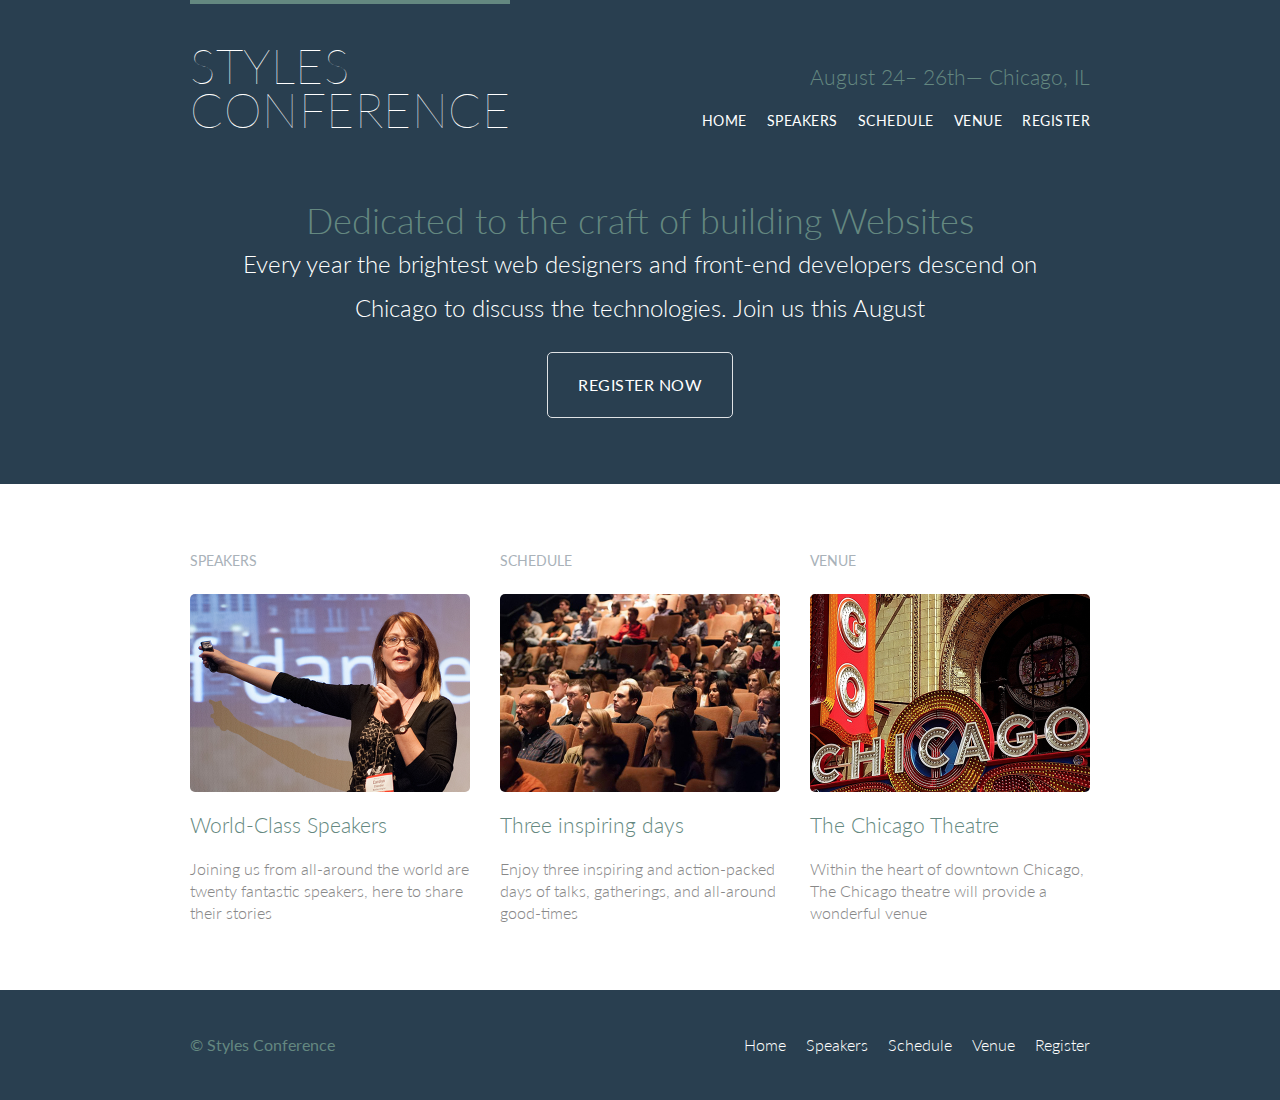
<file: index.html>
<!DOCTYPE html>
<html lang="en">
<head>
    <link rel="stylesheet" href="assets/main.css">

<link rel="stylesheet" href="http://fonts.googleapis.com/css?family=Lato:100,300,400">
    <meta charset="UTF-8">
    <title>Style Conference</title>
</head>
<body>
    <header class="primary-header container group">
    <h1 class="logo">
     <a href="index.html">Styles <br>Conference</a>
    </h1>
    <h3 class="tagline"> August 24&ndash; 26th&mdash; Chicago, IL</h3>
        <nav class="nav primary-nav">
            <ul>
                <li><a href="index.html">Home</a> </li><!--
                --><li><a href="speakers.html">Speakers</a></li><!--
                --><li><a href="schedule.html">Schedule</a></li><!--
                --><li><a href="venue.html">Venue</a></li><!--
                --><li><a href="register.html">Register</a></li>
            </ul>
        </nav>
    </header>
    <section class="hero container">
        <h2>Dedicated to the craft of building Websites</h2>
    <p> Every year the brightest web designers and front-end developers descend on Chicago to discuss the technologies. Join us this August</p>
        <a class="btn btn-alt" href="register.html">Register Now</a>
    </section>

    <section class="row">
        <div class="grid">
        <!--Speakers-->
        <section class="teaser col-1-3">

            <h5>Speakers</h5>
            <a href="speakers.html">
                <img src="assets/home/speakers.jpg" alt="Professional Speaker">
            <h3>World-Class Speakers</h3> </a>
            <p>Joining us from all-around the world are twenty fantastic speakers, here to share their stories</p>
        </section><!--
        Schedule
        --><section class="teaser col-1-3">

            <h5>Schedule</h5>
            <a href="schedule.html">
                <img src="assets/home/schedule.jpg" alt="Schedule">
                <h3>Three inspiring days</h3> </a>
            <p>Enjoy three inspiring and action-packed days of talks, gatherings, and all-around good-times</p>
        </section><!--
        Venue
        --><section class="teaser col-1-3">

            <h5>Venue</h5>
            <a href="venue.html">
                <img src="assets/home/venue.jpg" alt="Venue">
            <h3>The Chicago Theatre</h3> </a>
            <p>Within the heart of downtown Chicago, The Chicago theatre will provide a wonderful venue</p>
        </section>
    </div>
    </section>

    <footer class="primary-footer container group">
        <small>&copy; Styles Conference </small>
        <nav class="nav">
        <ul>
            <li><a href="index.html">Home</a> </li><!--
            --><li><a href="speakers.html">Speakers</a></li><!--
            --><li><a href="schedule.html">Schedule</a></li><!--
            --><li><a href="venue.html">Venue</a></li><!--
            --><li><a href="register.html">Register</a></li>
        </ul>
        </nav>
    </footer>


</body>
</html>
</file>
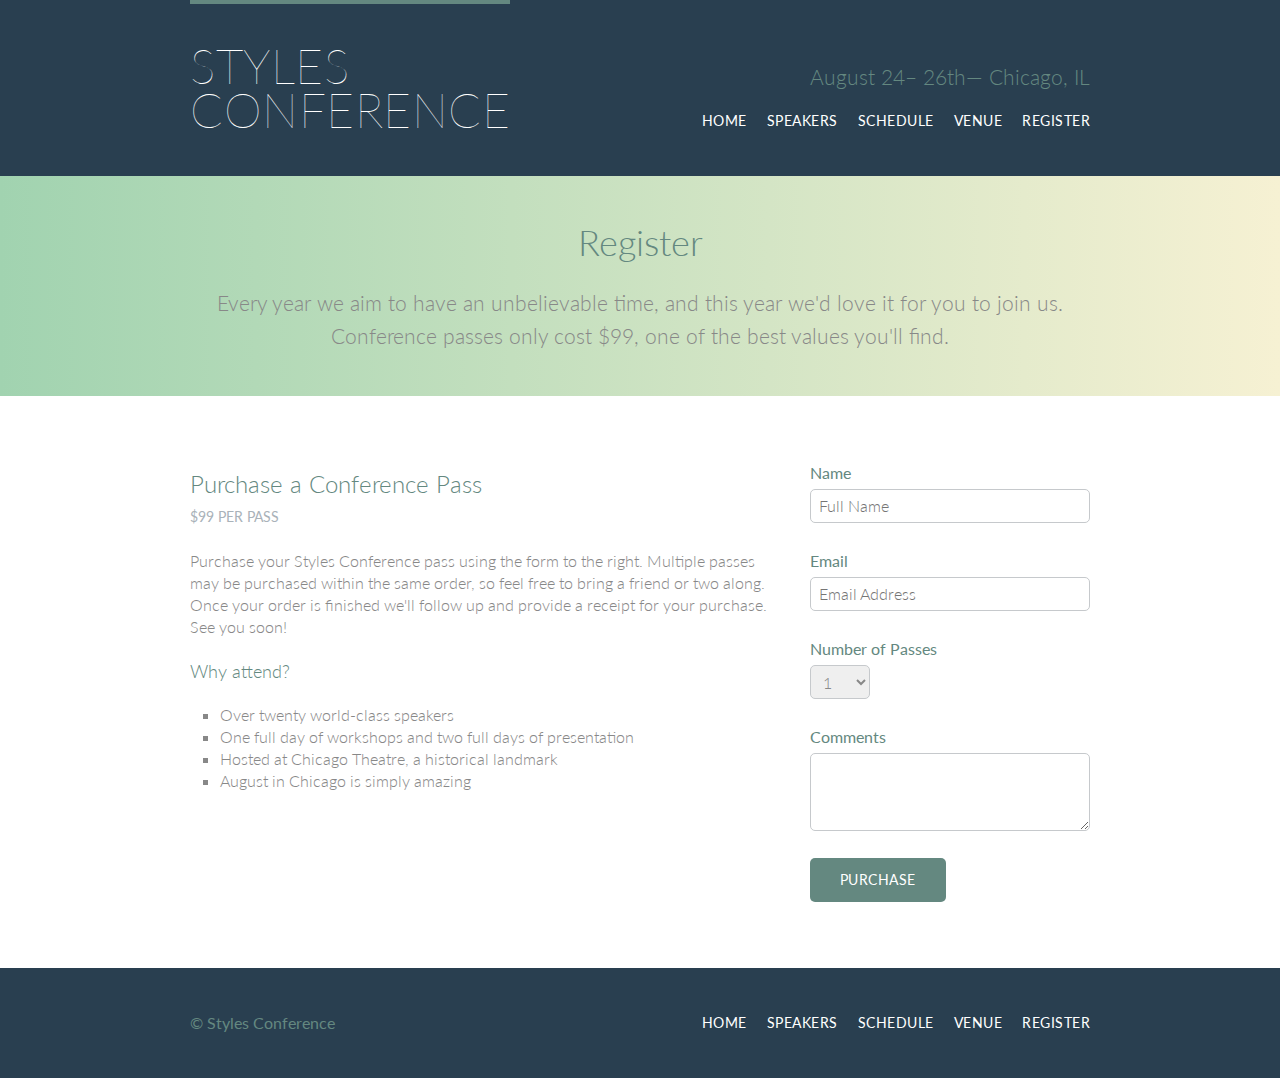
<file: register.html>
<!DOCTYPE html>
<html lang="en">
<head>
    <meta charset="UTF-8">
    <link rel="stylesheet" href="assets/main.css">
    <link rel="stylesheet" href="http://fonts.googleapis.com/css?family=Lato:100,300,400">
    <title>Register</title>
</head>
<body>
    <header class="primary-header container group">
    <h1 class="logo">
     <a href="index.html">Styles <br>Conference</a>
    </h1>
    <h3 class="tagline"> August 24&ndash; 26th&mdash; Chicago, IL</h3>
        <nav class="nav primary-nav">
            <ul>
                <li><a href="index.html">Home</a> </li><!--
                --><li><a href="speakers.html">Speakers</a></li><!--
                --><li><a href="schedule.html">Schedule</a></li><!--
                --><li><a href="venue.html">Venue</a></li><!--
                --><li><a href="register.html">Register</a></li>
            </ul>
        </nav>
    </header>

    <section class="row-alt">
        <div class="lead container">
            <h1>Register</h1>
            <p>Every year we aim to have an unbelievable time, and this year we'd love it for you to join us. Conference passes only cost $99, one of the best values you'll find.</p>
        </div>
    </section>

    <section class="row">
        <div class="grid">
            <section class="col-2-3">
                <h2>Purchase a Conference Pass</h2>
                <h5>$99 per Pass</h5>
                <p>Purchase your Styles Conference pass using the form to the right. Multiple passes
                may be purchased within the same order, so feel free to bring a friend or two along.
                 Once your order is finished we'll follow up and provide a receipt for your purchase.
                 See you soon!</p>

                <h4>Why attend?</h4>
                <ul class="why-attend">
                    <li>Over twenty world-class speakers</li>
                    <li>One full day of workshops and two full days of presentation</li>
                    <li>Hosted at Chicago Theatre, a historical landmark</li>
                    <li>August in Chicago is simply amazing</li>
                </ul>
            </section><!--
            --><form class="col-1-3" action="#" method="post">
            <fieldset class="register-group">
                <label>
                    Name
                    <input type="text" name="name" placeholder="Full Name" required>
                </label>
                <label>
                    Email
                    <input type="email" name="email" placeholder="Email Address" required>
                </label>
                <label>
                    Number of Passes
                    <select name="quantity" required>
                        <option value="1" selected>1</option>
                        <option value="2">2</option>
                        <option value="3">3</option>
                        <option value="4">4</option>
                        <option value="5">5</option>
                    </select>
                </label>
                <label>
                    Comments
                    <textarea name="comments"></textarea>
                </label>
            </fieldset>
            <input class="btn btn-default" type="submit" name="submit" value="Purchase">
        </form>
        </div>
    </section>

    <footer class="primary-footer container group">
        <small>&copy; Styles Conference </small>
        <nav class="nav primary-nav">
            <ul>
                <li><a href="index.html">Home</a> </li><!--
                --><li><a href="speakers.html">Speakers</a></li><!--
                --><li><a href="schedule.html">Schedule</a></li><!--
                --><li><a href="venue.html">Venue</a></li><!--
                --><li><a href="register.html">Register</a></li>
            </ul>
        </nav>
    </footer>

</body>
</html>
</file>
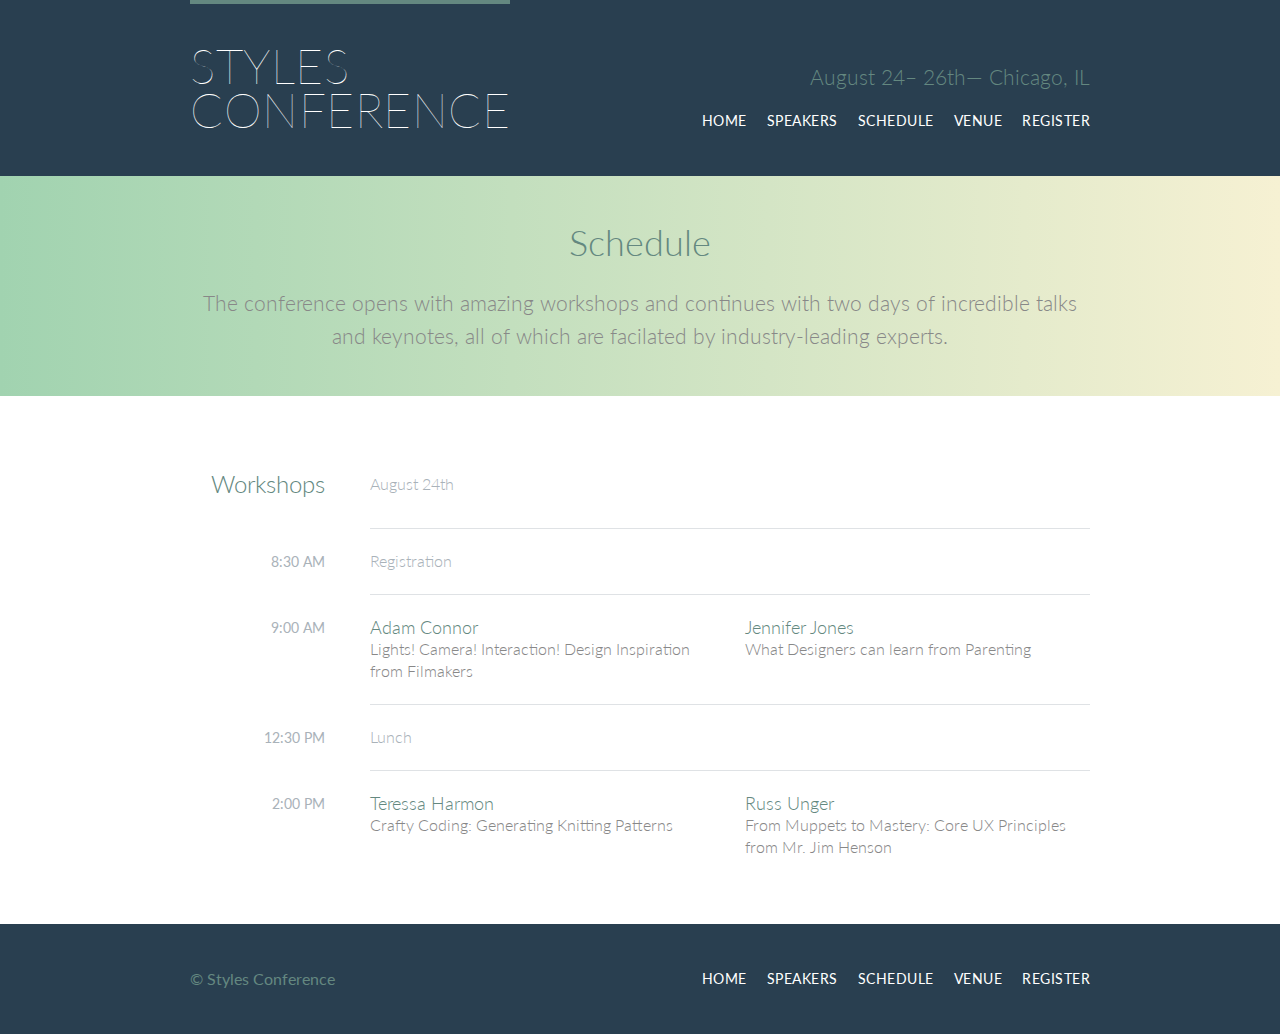
<file: schedule.html>
<!DOCTYPE html>
<html lang="en">
<head>
    <meta charset="UTF-8">
    <link rel="stylesheet" href="assets/main.css">
    <link rel="stylesheet" href="http://fonts.googleapis.com/css?family=Lato:100,300,400">
    <title>Schedule</title>
</head>
<body>
    <header class="primary-header container group">
    <h1 class="logo">
     <a href="index.html">Styles <br>Conference</a>
    </h1>
    <h3 class="tagline"> August 24&ndash; 26th&mdash; Chicago, IL</h3>
        <nav class="nav primary-nav">
            <ul>
                <li><a href="index.html">Home</a> </li><!--
                --><li><a href="speakers.html">Speakers</a></li><!--
                --><li><a href="schedule.html">Schedule</a></li><!--
                --><li><a href="venue.html">Venue</a></li><!--
                --><li><a href="register.html">Register</a></li>
            </ul>
        </nav>
    </header>

    <section class="row-alt">
        <div class="lead container">
            <h1>Schedule</h1>
            <p>The conference opens with amazing workshops and continues with two days of incredible talks and keynotes, all of which are facilated by industry-leading experts.</p>
        </div>
    </section>

    <section class="row">
        <div class="container">
            <table>
                <thead>
                    <tr>
                        <th scope="row">
                            Workshops
                        </th>
                        <td colspan="2" class="schedule-offset">
                            August 24th
                        </td>
                    </tr>
                </thead>
                <tbody>
                    <tr>
                        <th scope="row">
                            <time datetime="08:30:00" >8:30 AM</time>
                        </th>
                        <td colspan="2" class="schedule-offset">
                            Registration
                        </td>
                    </tr>
                    <tr>
                        <th scope="row">
                            <time datatype="09:00:00">9:00 AM</time>
                        </th>
                        <td>
                            <a href="speakers.html#adam-connor">
                                <h4>Adam Connor</h4>
                                Lights! Camera! Interaction! Design Inspiration from Filmakers
                            </a>
                        </td>
                        <td>
                            <a href="speakers.html#jennifer-jones">
                                <h4>Jennifer Jones</h4>
                                What Designers can learn from Parenting
                            </a>
                        </td>
                    </tr>
                <tr>
                    <th scope="row">
                        <time datetime="12:30:00">12:30 PM</time>
                    </th>
                    <td colspan="2" class="schedule-offset  ">
                        Lunch
                    </td>
                </tr>
                <tr>
                    <th scope="row">
                        <time datetime="2:00:00">2:00 PM</time>
                    </th>
                    <td>
                        <a href="speakers.html#teressa-harmon">
                            <h4>Teressa Harmon</h4>
                            Crafty Coding: Generating Knitting Patterns
                        </a>
                    </td>
                    <td>
                        <a href="speakers.html#russ-unger">
                            <h4>Russ Unger</h4>
                            From Muppets to Mastery: Core UX Principles from Mr. Jim Henson
                        </a>
                    </td>
                </tr>

                </tbody>
            </table>
        </div>
    </section>

    <footer class="primary-footer container group">
        <small>&copy; Styles Conference </small>
        <nav class="nav primary-nav">
            <ul>
                <li><a href="index.html">Home</a> </li><!--
                --><li><a href="speakers.html">Speakers</a></li><!--
                --><li><a href="schedule.html">Schedule</a></li><!--
                --><li><a href="venue.html">Venue</a></li><!--
                --><li><a href="register.html">Register</a></li>
            </ul>
        </nav>
    </footer>

</body>
</html>
</file>
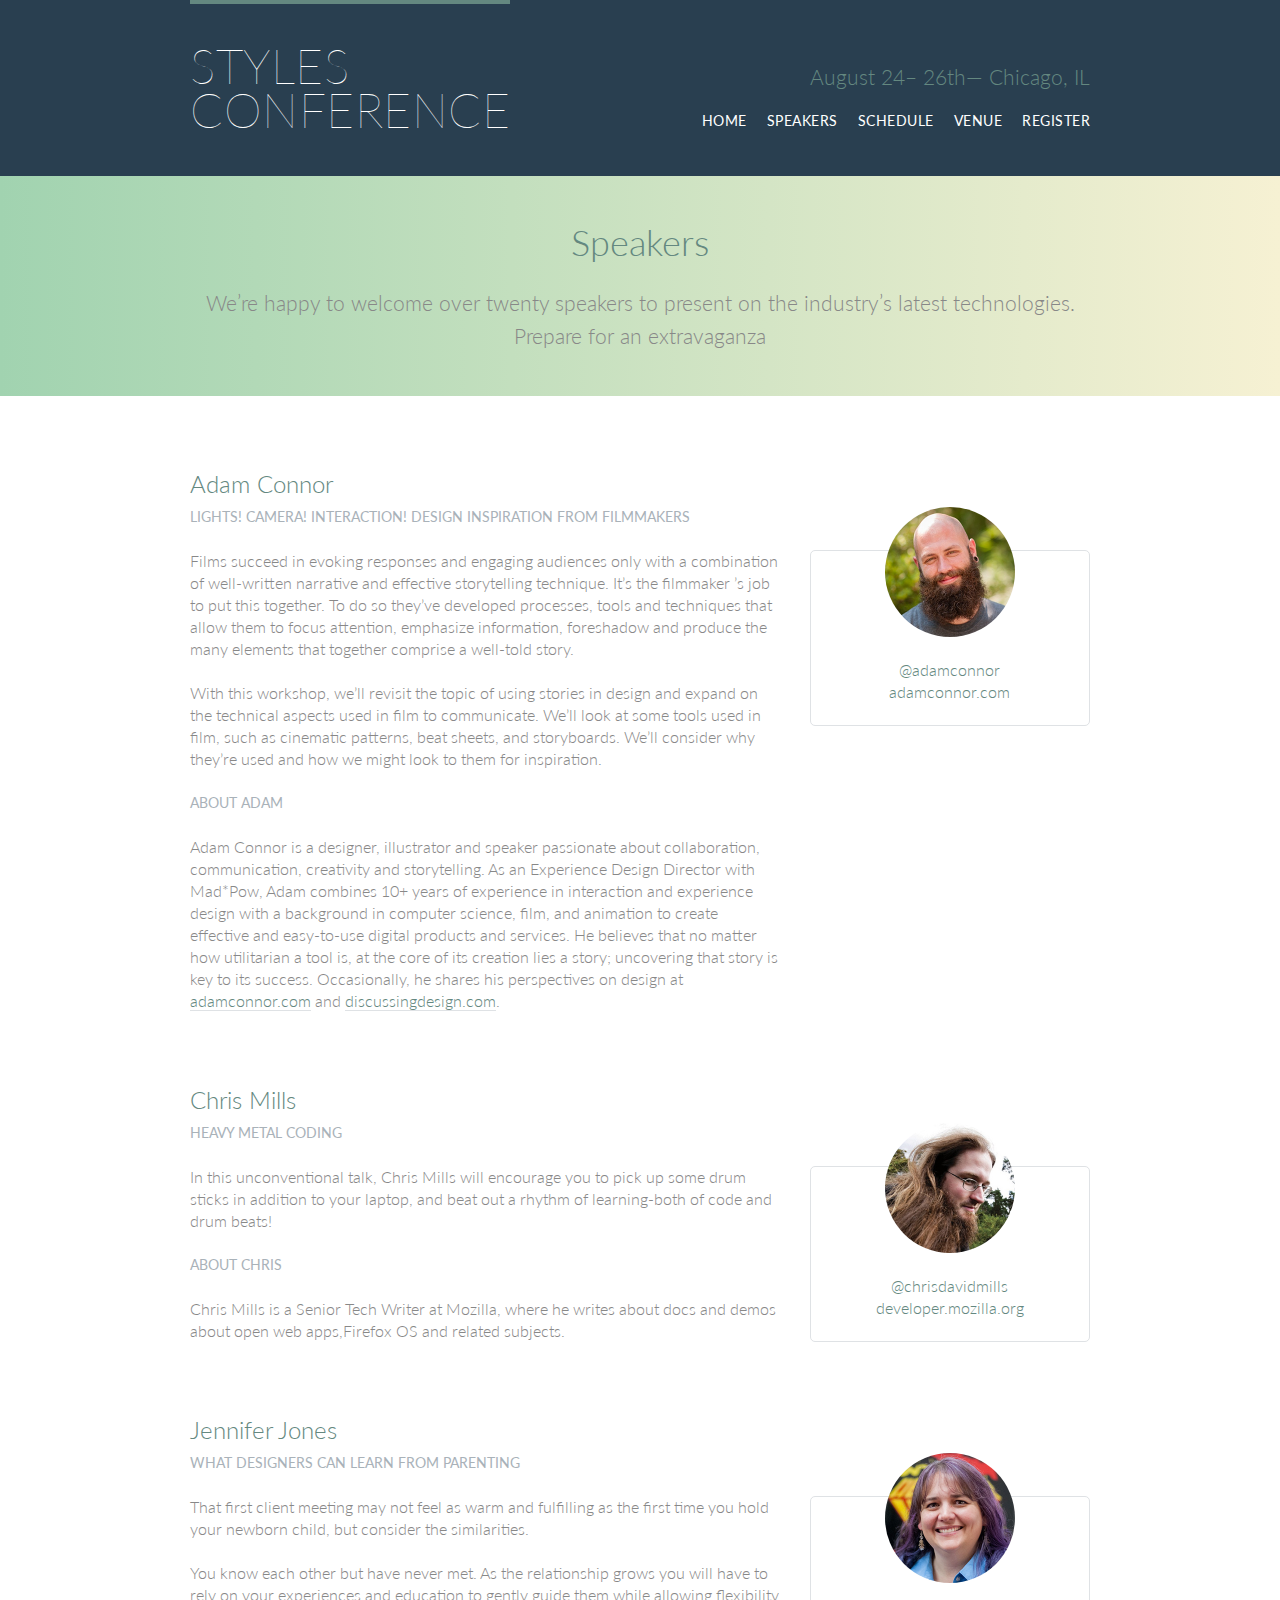
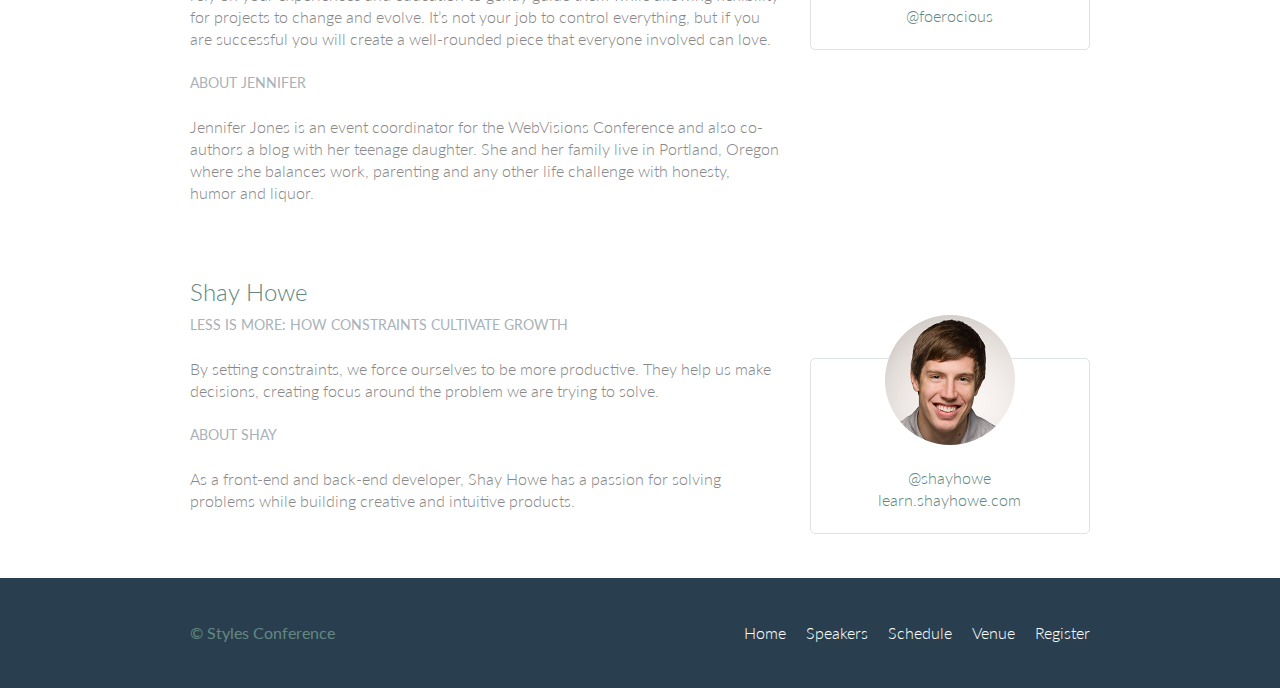
<file: speakers.html>
<!DOCTYPE html>
<html lang="en">
<head>
    <meta charset="UTF-8">
    <link rel="stylesheet" href="assets/main.css">
    <link rel="stylesheet" href="http://fonts.googleapis.com/css?family=Lato:100,300,400">
    <title>Speakers</title>
</head>
<body>
    <header class="primary-header container group">
    <h1 class="logo">
     <a href="index.html">Styles <br>Conference</a>
    </h1>
    <h3 class="tagline"> August 24&ndash; 26th&mdash; Chicago, IL</h3>
        <nav class="nav primary-nav">
        <ul>
            <li><a href="index.html">Home</a> </li><!--
            --><li><a href="speakers.html">Speakers</a></li><!--
            --><li><a href="schedule.html">Schedule</a></li><!--
            --><li><a href="venue.html">Venue</a></li><!--
            --><li><a href="register.html">Register</a></li>
        </ul>
        </nav>
    </header>

    <section class="row-alt">
        <div class="lead container">
            <h1>Speakers</h1>
            <p>We&#8217;re happy to welcome over twenty speakers to present on the industry&#8217;s latest technologies. Prepare for an extravaganza</p>
        </div>
    </section>

    <section class="row">
        <div class="grid">
            <section class="speaker" id="adam-connor">
                <div class="col-2-3">
                    <h2>Adam Connor</h2>
                    <h5>Lights! Camera! Interaction! Design Inspiration from Filmmakers</h5>
                    <p>Films succeed in evoking responses and engaging audiences only with a combination of
                        well-written narrative and effective storytelling technique. It&#8217;s the filmmaker
                        &#8217;s job to put this together. To do so they&#8217;ve developed processes, tools
                        and techniques that allow them to focus attention, emphasize information, foreshadow
                        and produce the many elements that together comprise a well-told story.</p>
                    <p>With this workshop, we&#8217;ll revisit the topic of using stories in design and
                        expand on the technical aspects used in film to communicate. We&#8217;ll look at
                        some tools used in film, such as cinematic patterns, beat sheets, and storyboards.
                        We&#8217;ll consider why they&#8217;re used and how we might look to them for
                        inspiration.</p>
                    <h5>About Adam</h5>
                    <p>Adam Connor is a designer, illustrator and speaker passionate about collaboration, communication, creativity and storytelling. As an Experience Design Director with Mad*Pow, Adam combines 10+ years of experience in interaction and experience design with a background in computer science, film, and animation to create effective and easy-to-use digital products and services. He believes that no matter how utilitarian a tool is, at the core of its creation lies a story; uncovering that story is key to its success. Occasionally, he shares his perspectives on design at <a href="http://adamconnor.com/">adamconnor.com</a> and <a href="http://www.discussingdesign.com/">discussingdesign.com</a>.</p>
                    </div><!--
                    --><aside class="col-1-3">
                    <div class="speaker-info">
                    <img src="assets/speakers/adam-connor.jpg" alt="Adam Connor">
                    <ul>
                        <li><a href="https://twitter.com/adamconnor">@adamconnor</a></li>
                        <li><a href="http://adamconnor.com/">adamconnor.com</a></li>
                    </ul>
                </div>
            </aside>
            </section>
            <section class="speaker" id="chris-mills">
                <div class="col-2-3">
                    <h2>Chris Mills</h2>
                    <h5>Heavy Metal Coding</h5>
                    <p>In this unconventional talk, Chris Mills will encourage you to pick up some
                    drum sticks in addition to your laptop, and beat out a rhythm of learning-both
                     of code and drum beats!</p>
                    <h5>About Chris</h5>
                    <p>Chris Mills is a Senior Tech Writer at Mozilla, where he writes about docs
                    and demos about open web apps,Firefox OS and related subjects.</p>
                </div><!--
                --><aside class="col-1-3">
                    <div class="speaker-info">
                        <img src="assets/speakers/chris-mills.jpg" alt="Chris Mills">
                        <ul>
                            <li><a href="https://twitter.com/chrisdavidmills">@chrisdavidmills</a></li>
                            <li><a href="http://developer.mozilla.org">developer.mozilla.org</a></li>
                        </ul>
                    </div>
            </aside>
            </section>
            <section class="speaker" id="jennifer-jones">
            <div class="col-2-3">
            <h2>Jennifer Jones</h2>
            <h5>What Designers Can Learn from Parenting</h5>
            <p>That first client meeting may not feel as warm and fulfilling as the first time you hold your
                newborn child, but consider the similarities.</p>
            <p>You know each other but have never met. As the relationship grows you will have to rely on your
                experiences and education to gently guide them while allowing flexibility for projects to
                change and evolve. It&#8217;s not your job to control everything, but if you are successful
                you will create a well-rounded piece that everyone involved can love.</p>
            <h5>About Jennifer</h5>
             <p>Jennifer Jones is an event coordinator for the WebVisions Conference and also co-authors a blog with her teenage daughter. She and her family live in Portland, Oregon where she balances work, parenting and any other life challenge with honesty, humor and liquor.</p>
            </div><!--
            --><aside class="col-1-3">
            <div class="speaker-info">
                <img src="assets/speakers/jennifer-jones.jpg" alt="Jennifer Jones">
            <ul>
                <li><a href="https://twitter.com/Foerocious">@foerocious</a></li>
            </ul>
            </div>
            </aside>
            </section>
            <section id="shay-howe">
                <div class="col-2-3">
                    <h2>Shay Howe</h2>
                    <h5>Less is More: How Constraints Cultivate Growth</h5>
                    <p>By setting constraints, we force ourselves to be more productive. They help
                     us make decisions, creating focus around the problem we are trying to solve.</p>
                    <h5>About Shay</h5>
                    <p>As a front-end and back-end developer, Shay Howe has a passion for solving problems
                     while building creative and intuitive products.</p>
                </div><!--
                --><aside class="col-1-3">
                    <div class="speaker-info">
                        <img src="assets/speakers/shay-howe.jpg" lt="Shay Howe">
                        <ul>
                            <li><a href="https://twitter.com/shayhowe">@shayhowe</a></li>
                            <li><a href="http://learn.shayhowe.com">learn.shayhowe.com</a></li>
                        </ul>
                    </div>
            </aside>
            </section>
        </div>
    </section>

    <footer class="primary-footer container group">
        <small>&copy; Styles Conference </small>
        <nav class="nav">
        <ul>
            <li><a href="index.html">Home</a> </li><!--
            --><li><a href="speakers.html">Speakers</a></li><!--
            --><li><a href="schedule.html">Schedule</a></li><!--
            --><li><a href="venue.html">Venue</a></li><!--
            --><li><a href="register.html">Register</a></li>
        </ul>
        </nav>
    </footer>

</body>
</html>
</file>
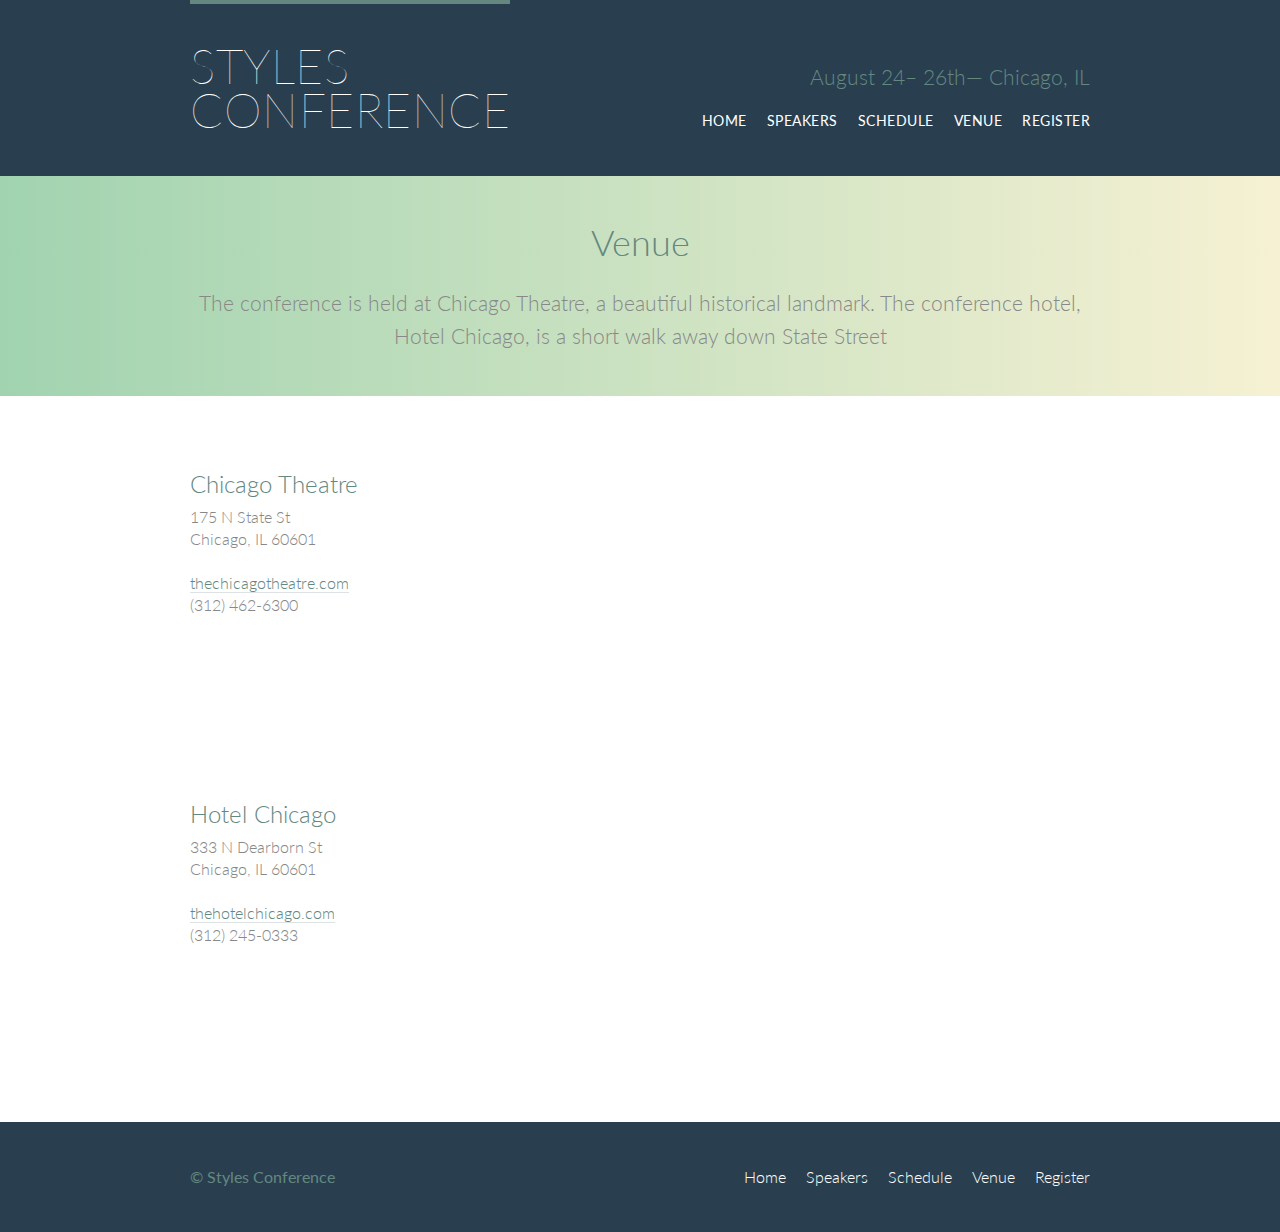
<file: venue.html>
<!DOCTYPE html>
<html lang="en">
<head>
    <meta charset="UTF-8">
    <link rel="stylesheet" href="assets/main.css">
    <link rel="stylesheet" href="http://fonts.googleapis.com/css?family=Lato:100,300,400">
    <title>Venue</title>
</head>
<body>
    <header class="primary-header container group">
    <h1 class="logo">
     <a href="index.html">Styles <br>Conference</a>
    </h1>
    <h3 class="tagline"> August 24&ndash; 26th&mdash; Chicago, IL</h3>
        <nav class="nav primary-nav">
        <ul>
            <li><a href="index.html">Home</a> </li><!--
            --><li><a href="speakers.html">Speakers</a></li><!--
            --><li><a href="schedule.html">Schedule</a></li><!--
            --><li><a href="venue.html">Venue</a></li><!--
            --><li><a href="register.html">Register</a></li>
        </ul>
        </nav>
    </header>

    <section class="row-alt">
        <div class="lead container">
            <h1>Venue</h1>
            <p>The conference is held at Chicago Theatre, a beautiful historical landmark. The conference hotel, Hotel Chicago, is a short walk away down State Street</p>
        </div>
    </section>

    <section class="row">
        <div class="grid">
            <section class="venue-theatre">
                <div class="col-1-3">
                    <h2>Chicago Theatre</h2>
                    <p>175 N State St <br> Chicago, IL 60601</p>
                    <p><a href="http://www.thechicagotheatre.com">thechicagotheatre.com<br></a>(312) 462-6300 </p>
                </div><!--
                    --><iframe class="venue-map col-2-3" src="https://www.google.com/maps/embed?pb=!1m18!1m12!1m3!1d2970.346932437481!2d-87.62969904957131!3d41.88539537283566!2m3!1f0!2f0!3f0!3m2!1i1024!2i768!4f13.1!3m3!1m2!1s0x880e2caff598f035%3A0xed6d5c288e9b5ad2!2s175+N+State+St%2C+Chicago%2C+IL+60601%2C+USA!5e0!3m2!1sen!2sin!4v1558006929407!5m2!1sen!2sin"></iframe>

            </section>
            <section class="venue-hotel">
                <div class="col-1-3">
                    <h2>Hotel Chicago</h2>
                    <p>333 N Dearborn St <br> Chicago, IL 60601</p>
                    <p><a href="http://thehotelchicago.com">thehotelchicago.com<br></a>(312) 245-0333</p>
                </div><!--
                    --><iframe class="venue-map col-2-3" src="https://www.google.com/maps/embed?pb=!1m18!1m12!1m3!1d2970.207207099618!2d-87.63173464957126!3d41.88840067264765!2m3!1f0!2f0!3f0!3m2!1i1024!2i768!4f13.1!3m3!1m2!1s0x880e2cb1c63b029f%3A0x3ef9184b83d0ebfe!2s333+N+Dearborn+St%2C+Chicago%2C+IL+60654%2C+USA!5e0!3m2!1sen!2sin!4v1558007488904!5m2!1sen!2sin"></iframe>

            </section>
        </div>
    </section>

    <footer class="primary-footer container group">
        <small>&copy; Styles Conference </small>
        <nav class="nav">
        <ul>
            <li><a href="index.html">Home</a> </li><!--
            --><li><a href="speakers.html">Speakers</a></li><!--
            --><li><a href="schedule.html">Schedule</a></li><!--
            --><li><a href="venue.html">Venue</a></li><!--
            --><li><a href="register.html">Register</a></li>
        </ul>
        </nav>
    </footer>

</body>
</html>
</file>
<file: assets/main.css>
/* http://meyerweb.com/eric/tools/css/reset/ 2. v2.0 | 20110126
  License: none (public domain)
*/

html, body, div, span, applet, object, iframe,
h1, h2, h3, h4, h5, h6, p, blockquote, pre,
a, abbr, acronym, address, big, cite, code,
del, dfn, em, img, ins, kbd, q, s, samp,
small, strike, strong, sub, sup, tt, var,
b, u, i, center,
dl, dt, dd, ol, ul, li,
fieldset, form, label, legend,
table, caption, tbody, tfoot, thead, tr, th, td,
article, aside, canvas, details, embed,
figure, figcaption, footer, header, hgroup,
menu, nav, output, ruby, section, summary,
time, mark, audio, video {
  margin: 0;
  padding: 0;
  border: 0;
  font-size: 100%;
  font: inherit;
  vertical-align: baseline;
}
/* HTML5 display-role reset for older browsers */
article, aside, details, figcaption, figure,
footer, header, hgroup, menu, nav, section {
  display: block;
}
body {
  line-height: 1;
}
ol, ul {
  list-style: none;
}
blockquote, q {
  quotes: none;
}
blockquote:before, blockquote:after,
q:before, q:after {
  content: '';
  content: none;
}
table {
  border-collapse: collapse;
  border-spacing: 0;
}

/*
=====================================
Grid
=====================================
*/

*,
*:before,
*:after {
  -webkit-box-sizing: border-box;
     -moz-box-sizing: border-box;
          box-sizing: border-box;
}
.container,
.grid {
  margin: 0 auto;
  width: 960px;
}
.container {
  padding-left: 30px;
  padding-right: 30px;
}
.grid,
.col-1-3,
.col-2-3 {
  padding-left: 15px;
  padding-right: 15px;
}
.col-1-3,
.col-2-3  {
  display: inline-block;
  vertical-align: top;
}
.col-1-3{
    width: 33.33%;
}
.col-2-3{
    width:66.66%;
}
/*
============
Clearfix
============
*/
.group:before,
.group:after{
    content: "";
    display: table;
}
.group:after{
    clear:both;
}
.group{
    clear:both;
    *zoom:1;
}
/*
=============
Rows
=============
*/
.row{
    background: #fff;
    min-width: 960px;
    padding:66px 0 44px 0;
}
.row-alt{
    min-width: 960px;
    background: #cbe2c1;
    background: -webkit-linear-gradient(to right,#a1d3b0,#f6f1d3);
    background: -moz-linear-gradient(to right,#a1d3b0,#f6f1d3);
    background: linear-gradient(to right,#a1d3b0,#f6f1d3);
    padding:44px 0 22px 0;
}

/*
=======
Typography
=======
*/
h1,h3,h4,h5,p{
    margin-bottom:22px;
}

/*
====================
Leads
====================
*/

.lead{
    text-align:center;
}
.lead p{
    font-size:21px;
    line-height:33px;
}

/*
=====================
Buttons
=====================
*/
.btn{
    border-radius:5px;
    display:inline-block;
    margin:0;
    color:#fff;
    cursor:pointer;
    letter-spacing:.5px;
    text-transform:uppercase;
    font-weight:400;
}
.btn-alt{
    border: 1px solid #dfe2e5;
    padding: 10px 30px;

}
.btl-alt:hover{
    background:#fff;
    color:#648880;
}
.btn-default{
    border: 0;
    background:#648880;
    padding: 11px 30px;
    font-size:14px;

}
.btl-default:hover{
    background:#77a198;
}
/*
=============
Primary Header
=============
*/
.logo{
      border-top: 4px solid #648880;
  float: left;
  font-size: 48px;
  font-weight: 100;
  letter-spacing: .5px;
  line-height: 44px;
  padding: 40px 0 22px 0;
  text-transform: uppercase;
}

/*
==============
Primary Footer
==============
*/

.primary-footer{
    color: #648880;
    font-siz:14px;
    padding-bottom:44px;
    padding-top:44px;
}
.primary-footer small{
    font-weight:400;
    float:left;
}
/*
==========
Home
==========
*/
.hero{
    color:#fff;
    line-height:44px;
    padding: 22px 80px 66px 80px;
    text-align:center;

}
.hero h2{
    font-size:36px;
}
.hero p{
    font-size:24px;
    font-weight:300;
}
/*
=============
Custom Styles
=============
*/
body {
  background:#293f50;
  color: #888;
  font: 300 16px/22px "Lato", "Open Sans", "Helvetica Neue", Helvetica, Arial, sans-serif;
}
h1,h2,h3,h4{
    color : #648880;
}
h1{
    font-size:36px;
    line-height:44px;
}
h2{
    font-size:24px;
    line-height:44px;
}
h3{
    font-size:21px
}
h4{
    font-size:18px;
}
h5{
    color:#a9b2b9;
    font-size:14px;
    font-weight:400;
    text-transform:uppercase;
}
strong{
    font-weight:400;
}
cite,em{
    font-style:italic;
}
.tagline{
    margin: 66px 0 22px 0;
    text-align:right;
}
.primary-nav{
    font-size:14px;
    font-weight:400;
    letter-spacing:.5px;
    text-transform:uppercase;
}
.teaser a:hover h3{
    color :#a9b2b9;
}
.nav{
    float:right;
}

.nav li{
    display:inline-block;
    margin:0 10px;
    vertical-align: top;
}
.nav li:last-child{
    margin-right: 0;
}

/*
=================
Links
=================
*/
a{
    color:#648880;
    text-decoration:none;
}
a:hover{
    color:#a9b2b9;
}
p a{
    border-bottom: 1px solid #dfe2e5;
}
.primary-header a,
.primary-footer a{
    color: #fff;
}
.primary-header a:hover,
.primary-footer a:hover{
    color:#648880;
}

/*
================
Speakers
================
*/
.speaker-info{
    border:1px solid  #dfe2e5;
    border-radius:5px;
    margin-top:88px;
    padding:22px 0;
    text-align:center;
}
.speaker{
    margin-bottom: 44px;
}

/*
==============
Image
==============
*/
.teaser img{
    border-radius: 5px;
    display: block;
    margin-bottom: 22px;
    max-width: 100%;
}
.speaker-info img{
    border-radius:50%;
    height:130px;
    margin: -66px 0 22px 0;
    vertical-align: top;
}
/*
===================
Venue
===================
*/
.venue-theatre{
    margin-bottom:66px;
}
.venue-hotel{
    margin-bottom:22px;
}
.venue-map{
    height:264px;
}
/*
===================
Register
===================
*/
.why-attend{
    list-style:square;
    margin: 0 0 22px 30px;
}
form{
    margin-bottom:22px;
}
input,
select,
textarea{
    font:300 16px/22px "Lato", "Open Sans","Helvetica Neue",Helvetica,Arial,sans-serif;
}
.register-group label{
    color:#648880;
    cursor:pointer;
    font-weight:400;
}
.register-group input,
.register-group select,
.register-group textarea{
    border:1px solid #c6c9cc;
    border-radius:5px;
    color:#888;
    display:block;
    margin:5px 0 27px 0;
    padding:5px 8px;
}
.register-group input,
.register-group textarea{
    width:100%
}
.register-group select{
    width:60px;
    height:34px;
}
.register-group textarea{
    height:78px;
}

/*
===============
Schedule
===============
*/
table{
    margin-bottom:44px;
    width:100;
}
table:last-child{
    margin-bottom:0;
}
th,
td{
    padding-bottom:22px;
    vertical-align:top;
}
th{
    padding-right: 45px;
    text-align:right;
    width:20%;
}
td{
    width:40%
}
thead{
    line-height:44px;
}
thead th{
    color:#648880;
    font-size:24px;
}
tbody th{
    color:#a9b2b9;
    font-size:14px;
    font-weight:400;
    padding-top:22px;
    text-transform:uppercase;
}
tbody td{
    border-top:1px solid #dfe2e5;
    padding-top:21px;
}
tbody td:first-of-type{
    padding-right:15px;
}
tbody td:last-of-type{
    padding-left:15px;
}
tbody td:only-of-type{
    padding-left:0;
    padding-right:0;
}
table a{
    color:#888;
}
table h4{
    margin-bottom:0;
}
.schedule-offset{
    color:#a9b2b9;
}
</file>
